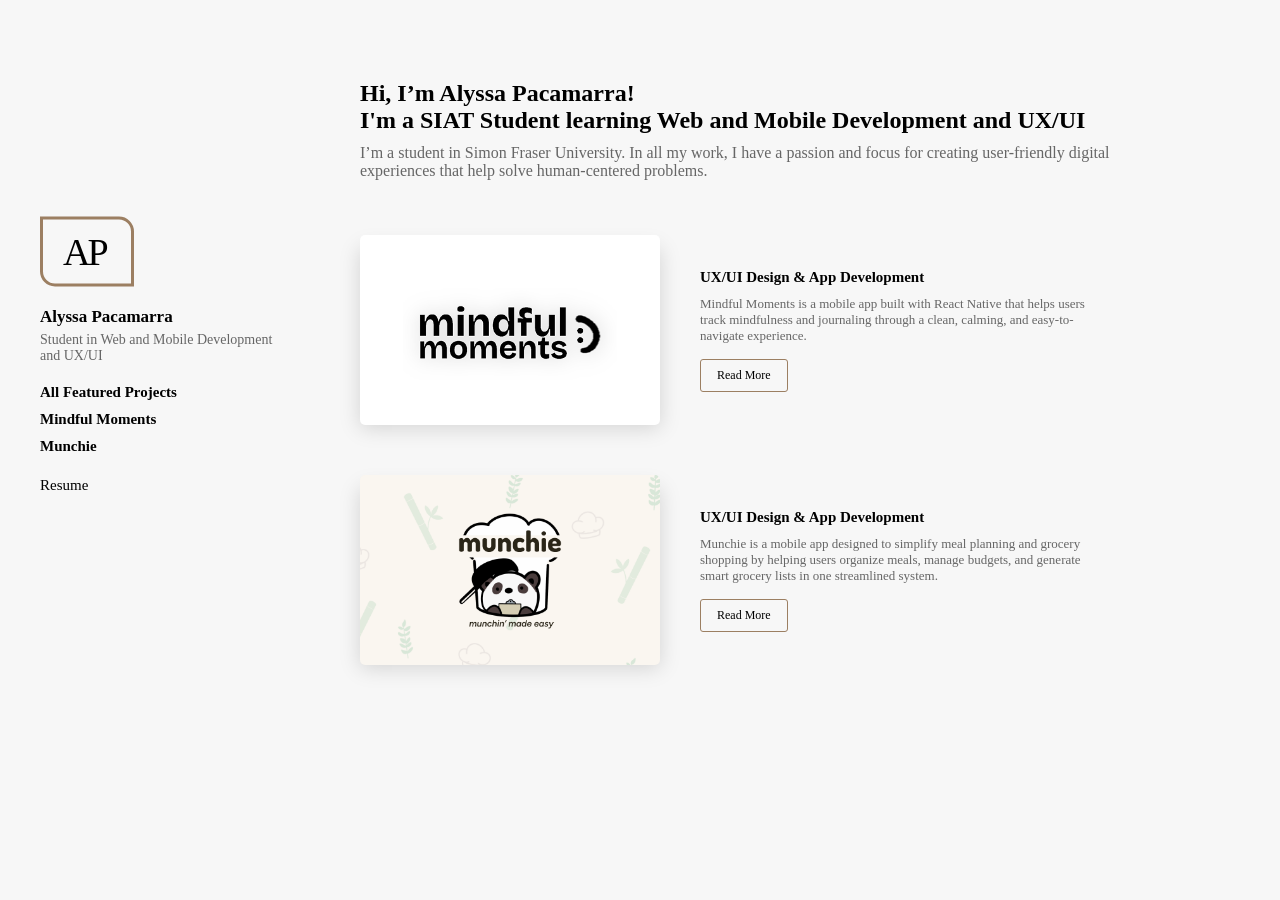
<file: index.html>
<!doctype html>
<html lang="en">
  <head>
    <meta charset="UTF-8" />
    <meta name="viewport" content="width=device-width, initial-scale=1.0" />
    <title>Alyssa Pacamarra</title>

    <link rel="stylesheet" href="styles.css" />
    <link rel="stylesheet" href="layout.css" />
  </head>

  <body>
    <div class="sidebar">
      <a href="index.html" class="logo">AP</a>

      <h3>Alyssa Pacamarra</h3>
      <p>Student in Web and Mobile Development<br />and UX/UI</p>

      <div class="nav-links">
        <a href="index.html" class="main-link">All Featured Projects</a>
        <a href="project1.html" class="main-link">Mindful Moments</a>
        <a href="project2.html" class="main-link">Munchie</a>

        <div class="nav-spacer"></div>

        <!-- <a href="about.html" class="secondary-link">About Me</a> -->
        <a href="Resume_Final.pdf" class="secondary-link" target="_blank">Resume</a>
      </div>
    </div>

    <div class="main">
      <div class="intro">
        <h1>
          Hi, I’m Alyssa Pacamarra!<br />I'm a SIAT Student learning Web and
          Mobile Development and UX/UI
        </h1>
        <p>
          I’m a student in Simon Fraser University. In all my work, I have a
          passion and focus for creating user-friendly digital experiences that
          help solve human-centered problems.
        </p>
      </div>

      <div class="projects">
        <div class="project">
          <div class="project-img">
            <img src="mindfulmoments.png" alt="" />
          </div>

          <div class="project-content">
            <h3>UX/UI Design & App Development</h3>
            <p>
              Mindful Moments is a mobile app built with React Native that helps
              users track mindfulness and journaling through a clean, calming,
              and easy-to-navigate experience.
            </p>
            <a href="project1.html">
              <button class="btn">Read More</button>
            </a>
          </div>
        </div>

        <div class="project">
          <div class="project-img">
            <img src="munchie.png" alt="" />
          </div>

          <div class="project-content">
            <h3>UX/UI Design & App Development</h3>
            <p>
              Munchie is a mobile app designed to simplify meal planning and
              grocery shopping by helping users organize meals, manage budgets,
              and generate smart grocery lists in one streamlined system.
            </p>
            <a href="project2.html">
              <button class="btn">Read More</button>
            </a>
          </div>
        </div>
      </div>
    </div>
  </body>
</html>
</file>
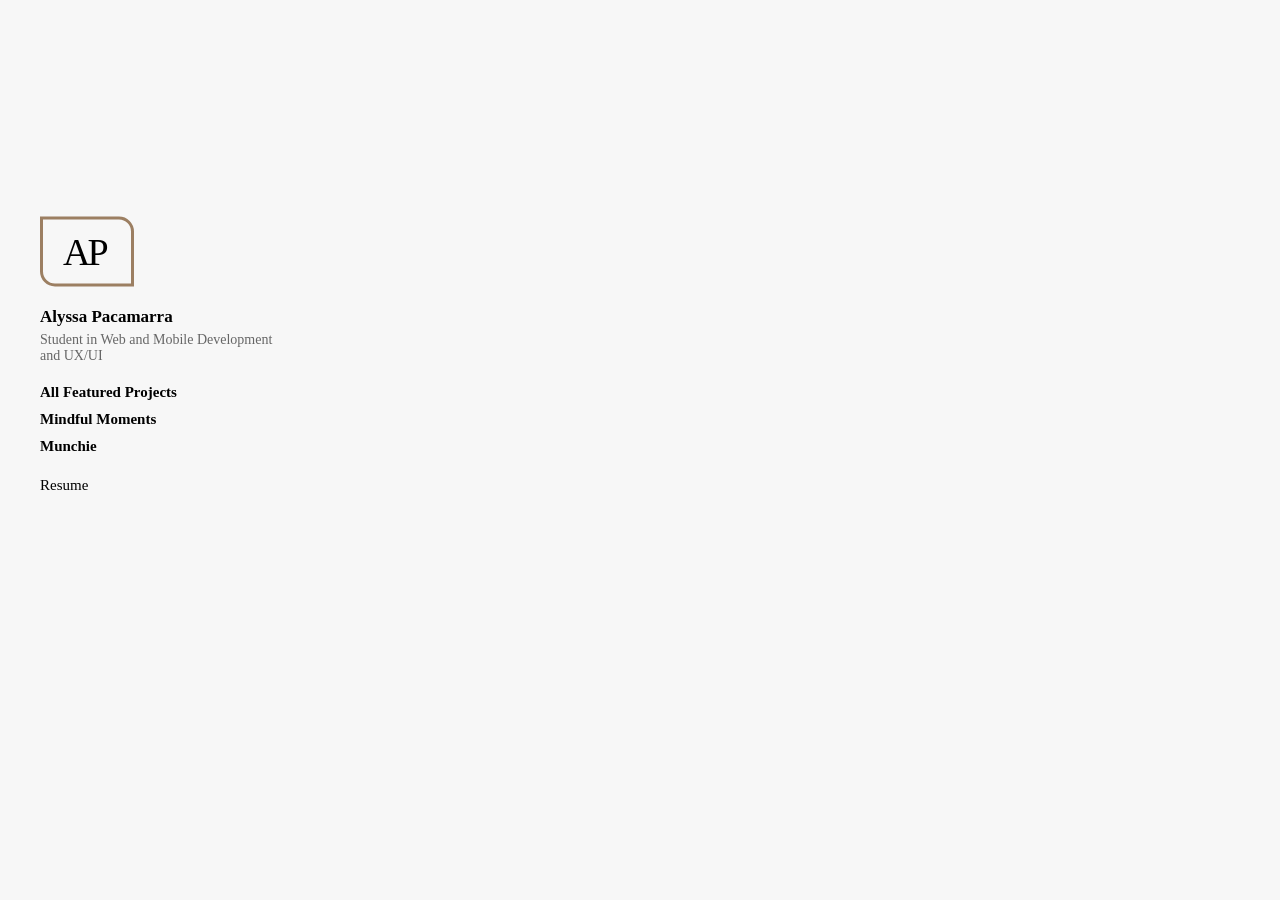
<file: about.html>
<!DOCTYPE html>
<html lang="en">
<head>
  <meta charset="UTF-8">
  <meta name="viewport" content="width=device-width, initial-scale=1.0">
  <title>Mindful Moments</title>

  <link rel="stylesheet" href="styles.css">
  <link rel="stylesheet" href="layout.css">
</head>

<body>

  <!-- SIDEBAR -->
 <div class="sidebar">
    <a href="index.html" class="logo">AP</a>
    
    <h3>Alyssa Pacamarra</h3>
    <p>Student in Web and Mobile Development<br/>and UX/UI</p>

    <div class="nav-links">
      <a href="index.html" class="main-link">All Featured Projects</a>
      <a href="project1.html" class="main-link">Mindful Moments</a>
      <a href="project2.html" class="main-link">Munchie</a>

      <div class="nav-spacer"></div>

      <!-- <a href="about.html" class="secondary-link">About Me</a> -->
      <a href="resume.html" class="secondary-link">Resume</a>
    </div>
    
  </div>

</body>
</html>
</file>
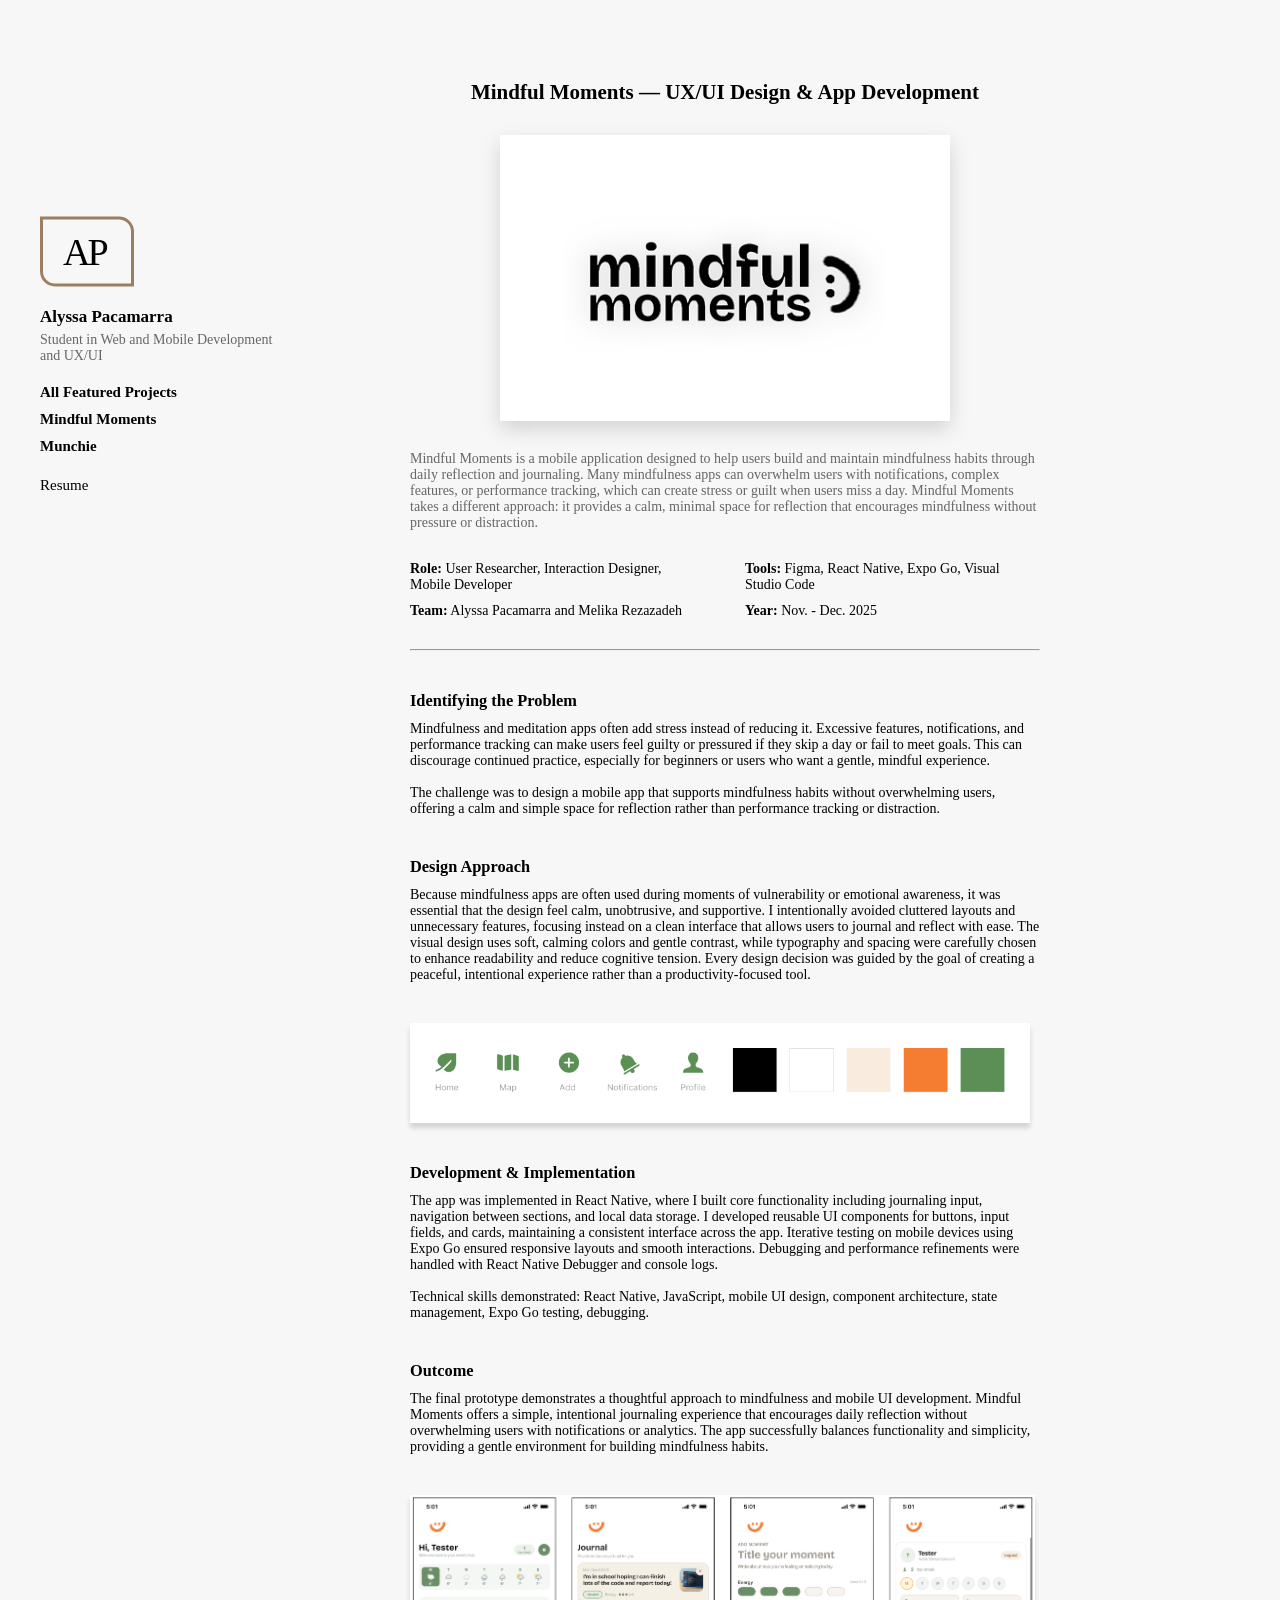
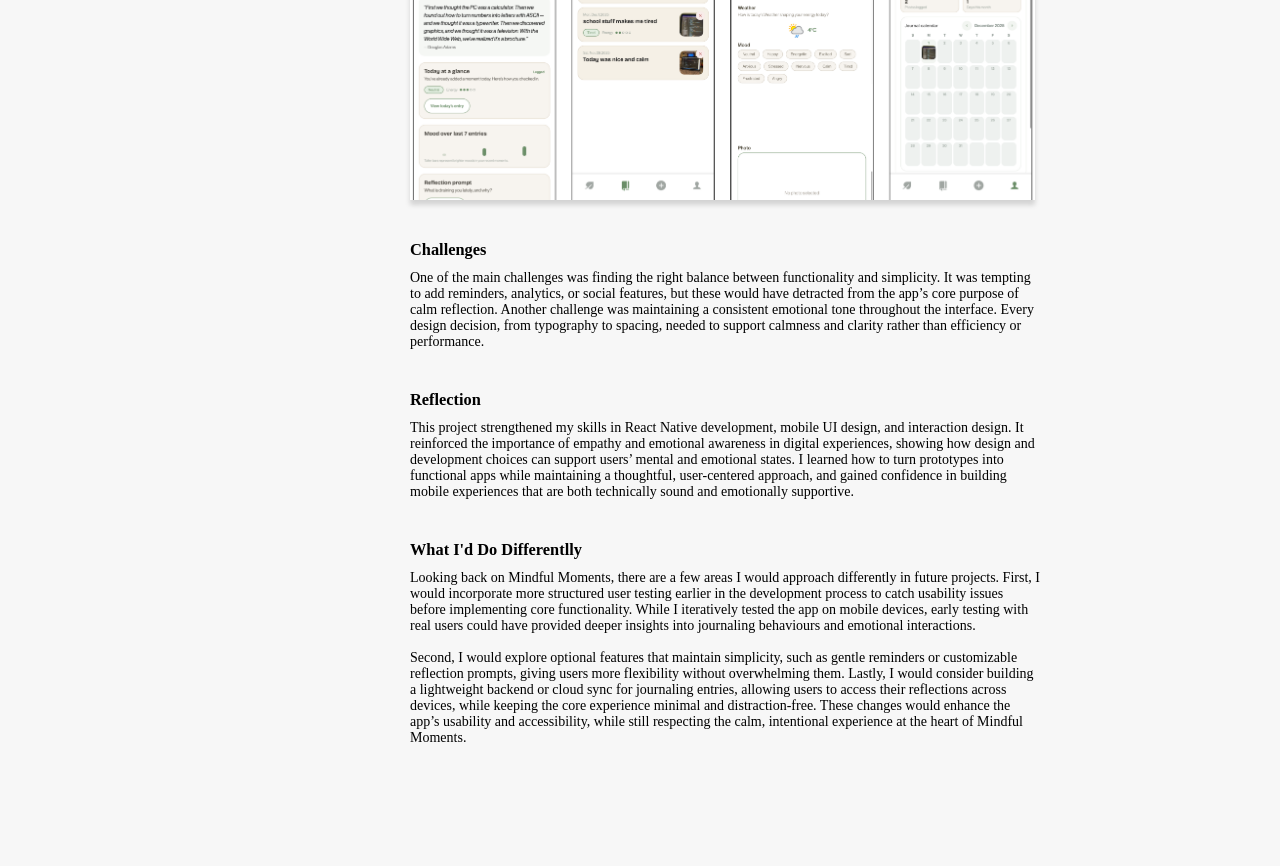
<file: project1.html>
<!DOCTYPE html>
<html lang="en">
<head>
  <meta charset="UTF-8">
  <meta name="viewport" content="width=device-width, initial-scale=1.0">
  <title>Mindful Moments</title>

  <link rel="stylesheet" href="styles.css">
  <link rel="stylesheet" href="layout.css">
</head>

<body>

  <!-- SIDEBAR -->
 <div class="sidebar">
    <a href="index.html" class="logo">AP</a>
    
    <h3>Alyssa Pacamarra</h3>
    <p>Student in Web and Mobile Development<br/>and UX/UI</p>

    <div class="nav-links">
      <a href="index.html" class="main-link">All Featured Projects</a>
      <a href="project1.html" class="main-link">Mindful Moments</a>
      <a href="project2.html" class="main-link">Munchie</a>

      <div class="nav-spacer"></div>

      <!-- <a href="about.html" class="secondary-link">About Me</a> -->
      <a href="Resume_Final.pdf" class="secondary-link" target="_blank">Resume</a>
    </div>
    
  </div>

  <!-- MAIN -->
  <div class="main project-page">

    <h2 class="project-title">Mindful Moments — UX/UI Design & App Development</h2>

    <!-- HERO -->
    <div class="hero">
      <img src="mindfulmoments.png" alt="Mindful Moments">
    </div>

    <!-- DESCRIPTION -->
    <p class="project-desc">
      Mindful Moments is a mobile application designed to help users build 
      and maintain mindfulness habits through daily reflection and journaling. 
      Many mindfulness apps can overwhelm users with notifications, complex 
      features, or performance tracking, which can create stress or guilt 
      when users miss a day. Mindful Moments takes a different approach: it 
      provides a calm, minimal space for reflection that encourages 
      mindfulness without pressure or distraction.
    </p>

    <!-- INFO -->
    <div class="info-grid">
      <div><strong>Role:</strong> User Researcher, Interaction Designer, Mobile Developer</div>
      <div><strong>Tools:</strong> Figma, React Native, Expo Go, Visual</br>Studio Code</div>
      <div><strong>Team:</strong> Alyssa Pacamarra and Melika Rezazadeh</div>
      <div><strong>Year:</strong> Nov. - Dec. 2025</div>
    </div>

    <hr>

    <!-- SECTIONS -->
    <section class="section">
      <h3>Identifying the Problem</h3>
      <p>
        Mindfulness and meditation apps often add stress instead of reducing it. 
        Excessive features, notifications, and performance tracking can make 
        users feel guilty or pressured if they skip a day or fail to meet goals. 
        This can discourage continued practice, especially for beginners or users 
        who want a gentle, mindful experience. 
      </br></br>
        The challenge was to design a mobile app that supports mindfulness habits 
        without overwhelming users, offering a calm and simple space for reflection 
        rather than performance tracking or distraction.
      </p>
    </section>

    <section class="section">
      <h3>Design Approach</h3>
      <p>
        Because mindfulness apps are often used during moments of vulnerability or 
        emotional awareness, it was essential that the design feel calm, unobtrusive, 
        and supportive. I intentionally avoided cluttered layouts and unnecessary 
        features, focusing instead on a clean interface that allows users to journal 
        and reflect with ease. The visual design uses soft, calming colors and gentle 
        contrast, while typography and spacing were carefully chosen to enhance 
        readability and reduce cognitive tension. Every design decision was guided by 
        the goal of creating a peaceful, intentional experience rather than a 
        productivity-focused tool.
      </p>
    </section>

    <!-- IMAGE GRID -->
    <div class="image-grid">
      <div class="img-box small-long">
        <img src="designs.png" alt="MindfulMoments" />
      </div>
      <!-- <div class="img-box large">
        <img src=".png" alt="MindfulMoments" />
      </div> -->
    </div>

    <section class="section">
      <h3>Development & Implementation</h3>
      <p>
        The app was implemented in React Native, where I built core functionality 
        including journaling input, navigation between sections, and local data storage. 
        I developed reusable UI components for buttons, input fields, and cards, 
        maintaining a consistent interface across the app. Iterative testing on mobile 
        devices using Expo Go ensured responsive layouts and smooth interactions. 
        Debugging and performance refinements were handled with React Native Debugger 
        and console logs.
      </br></br>  
        Technical skills demonstrated: React Native, JavaScript, mobile UI design, 
        component architecture, state management, Expo Go testing, debugging.
      </p>
    </section>

    <!-- <div class="image-grid">
      <div class="img-box small-long">
        <img src=".png" alt="MindfulMoments" />
      </div>
      <div class="img-box large">
        <img src=".png" alt="MindfulMoments" />
      </div>
    </div> -->

    <section class="section">
      <h3>Outcome</h3>
      <p>
        The final prototype demonstrates a thoughtful approach to mindfulness and mobile 
        UI development. Mindful Moments offers a simple, intentional journaling experience 
        that encourages daily reflection without overwhelming users with notifications or 
        analytics. The app successfully balances functionality and simplicity, providing a 
        gentle environment for building mindfulness habits.
      </p>
    </section>

    <div class="image-grid">   
      <div class="img-box medium-mm">
        <img src="frames_mm.png" alt="Mindful Moments" />
      </div>
    </div>

    <section class="section">
      <h3>Challenges</h3>
      <p>
        One of the main challenges was finding the right balance between functionality 
        and simplicity. It was tempting to add reminders, analytics, or social features, 
        but these would have detracted from the app’s core purpose of calm reflection. 
        Another challenge was maintaining a consistent emotional tone throughout the 
        interface. Every design decision, from typography to spacing, needed to support 
        calmness and clarity rather than efficiency or performance.
      </p>
    </section>

    <section class="section">
      <h3>Reflection</h3>
      <p>
        This project strengthened my skills in React Native development, mobile UI 
        design, and interaction design. It reinforced the importance of empathy and 
        emotional awareness in digital experiences, showing how design and development 
        choices can support users’ mental and emotional states. I learned how to turn 
        prototypes into functional apps while maintaining a thoughtful, user-centered 
        approach, and gained confidence in building mobile experiences that are both 
        technically sound and emotionally supportive.
      </p>
    </section>

    <section class="section">
      <h3>What I'd Do Differentlly</h3>
      <p>
        Looking back on Mindful Moments, there are a few areas I would approach 
        differently in future projects. First, I would incorporate more structured 
        user testing earlier in the development process to catch usability issues 
        before implementing core functionality. While I iteratively tested the app 
        on mobile devices, early testing with real users could have provided deeper 
        insights into journaling behaviours and emotional interactions.
      </br></br>  
        Second, I would explore optional features that maintain simplicity, such as 
        gentle reminders or customizable reflection prompts, giving users more 
        flexibility without overwhelming them. Lastly, I would consider building a 
        lightweight backend or cloud sync for journaling entries, allowing users to 
        access their reflections across devices, while keeping the core experience 
        minimal and distraction-free. These changes would enhance the app’s usability 
        and accessibility, while still respecting the calm, intentional experience at 
        the heart of Mindful Moments.
      </p>
    </section>

  </div>

</body>
</html>
</file>
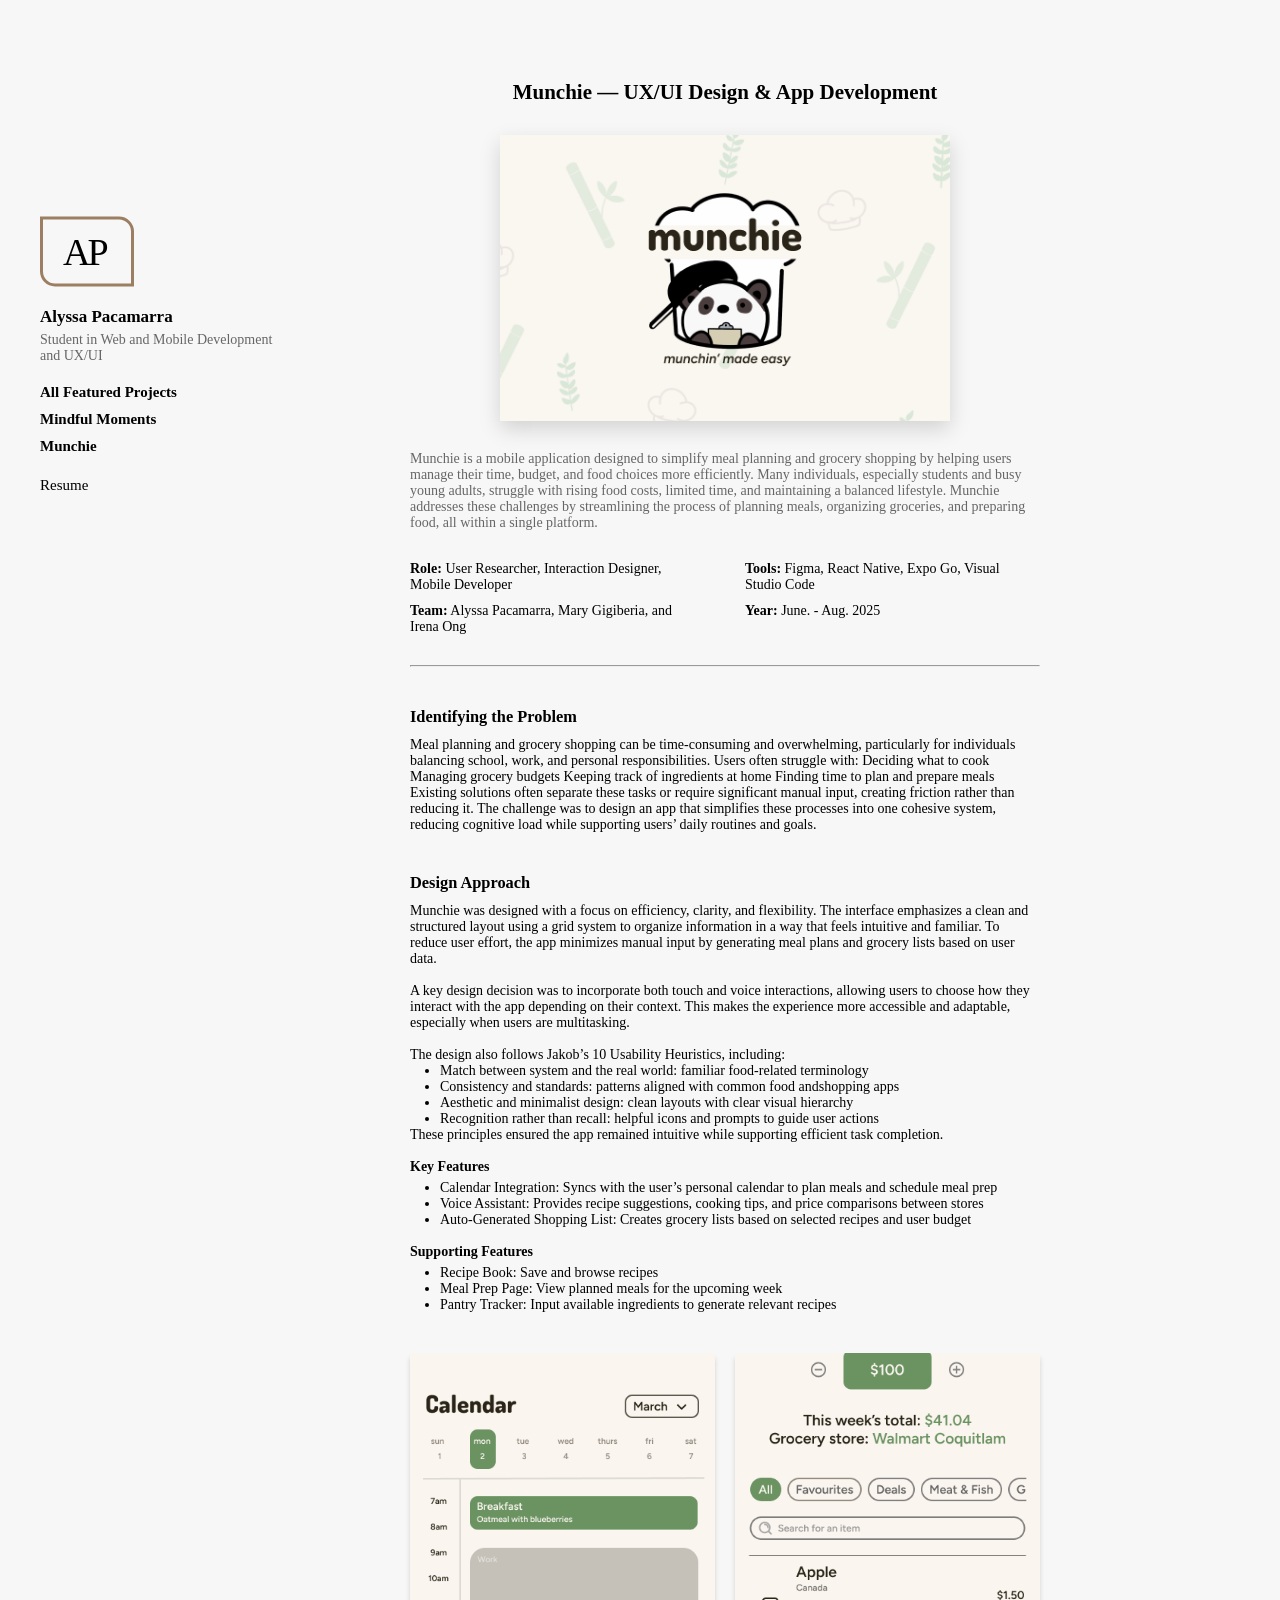
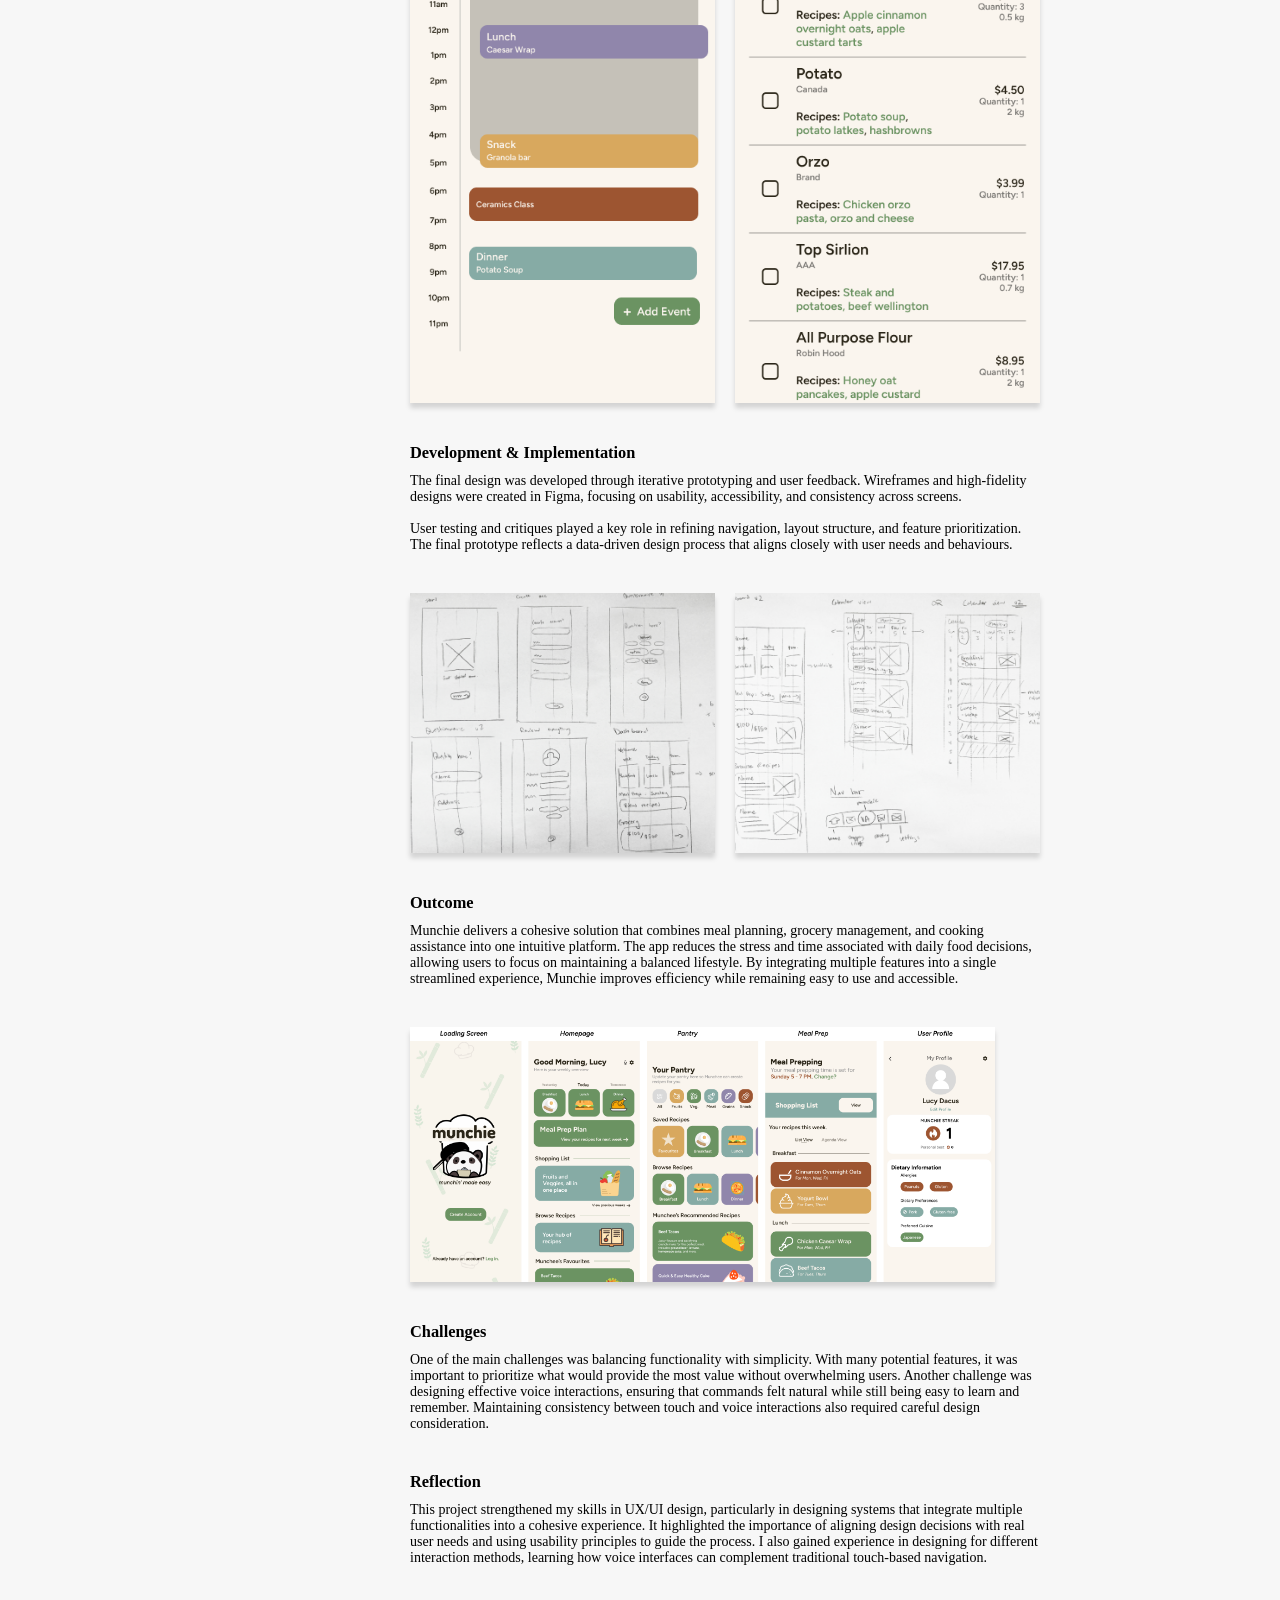
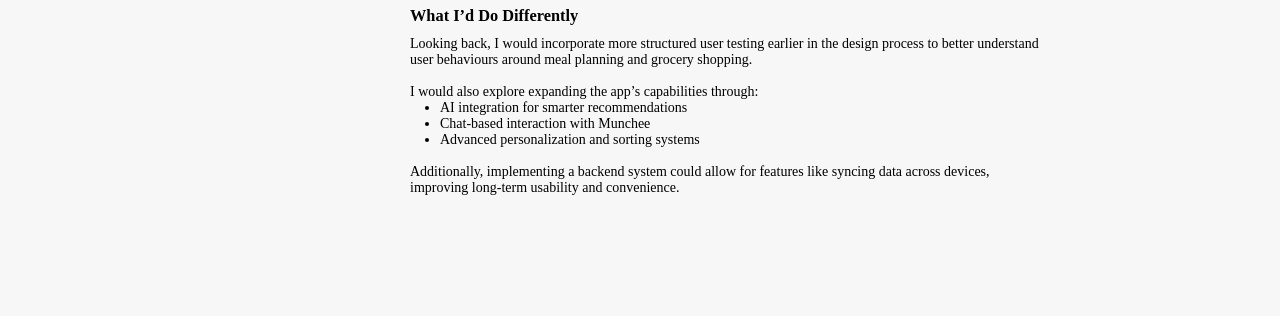
<file: project2.html>
<!doctype html>
<html lang="en">

<head>
  <meta charset="UTF-8" />
  <meta name="viewport" content="width=device-width, initial-scale=1.0" />
  <title>Munchie</title>

  <link rel="stylesheet" href="styles.css" />
  <link rel="stylesheet" href="layout.css" />
</head>

<body>
  <!-- SIDEBAR -->
  <div class="sidebar">
    <a href="index.html" class="logo">AP</a>

    <h3>Alyssa Pacamarra</h3>
    <p>Student in Web and Mobile Development<br />and UX/UI</p>

    <div class="nav-links">
      <a href="index.html" class="main-link">All Featured Projects</a>
      <a href="project1.html" class="main-link">Mindful Moments</a>
      <a href="project2.html" class="main-link">Munchie</a>

      <div class="nav-spacer"></div>

      <!-- <a href="about.html" class="secondary-link">About Me</a> -->
      <a href="Resume_Final.pdf" class="secondary-link" target="_blank">Resume</a>
    </div>
  </div>

  <!-- MAIN -->
  <div class="main project-page">
    <h2 class="project-title">Munchie — UX/UI Design & App Development</h2>

    <!-- HERO -->
    <div class="hero">
      <img src="munchie.png" alt="Munchie" />
    </div>

    <!-- DESCRIPTION -->
    <p class="project-desc">
      Munchie is a mobile application designed to simplify meal planning and grocery shopping by helping users manage
      their time, budget, and food choices more efficiently. Many individuals, especially students and busy young
      adults, struggle with rising food costs, limited time, and maintaining a balanced lifestyle. Munchie addresses
      these challenges by streamlining the process of planning meals, organizing groceries, and preparing food, all
      within a single platform.
    </p>

    <!-- INFO -->
    <div class="info-grid">
      <div><strong>Role:</strong> User Researcher, Interaction Designer, Mobile Developer</div>
      <div><strong>Tools:</strong> Figma, React Native, Expo Go, Visual</br>Studio Code</div>
      <div><strong>Team:</strong> Alyssa Pacamarra, Mary Gigiberia, and</br>Irena Ong</div>
      <div><strong>Year:</strong> June. - Aug. 2025</div>
    </div>

    <hr />

    <!-- SECTIONS -->
    <section class="section">
      <h3>Identifying the Problem</h3>
      <p>
        Meal planning and grocery shopping can be time-consuming and
        overwhelming, particularly for individuals balancing school, work, and
        personal responsibilities. Users often struggle with: Deciding what to
        cook Managing grocery budgets Keeping track of ingredients at home
        Finding time to plan and prepare meals Existing solutions often
        separate these tasks or require significant manual input, creating
        friction rather than reducing it. The challenge was to design an app
        that simplifies these processes into one cohesive system, reducing
        cognitive load while supporting users’ daily routines and goals.
      </p>
    </section>

    <section class="section">
      <h3>Design Approach</h3>
      <p>
        Munchie was designed with a focus on efficiency, clarity, and
        flexibility. The interface emphasizes a clean and structured layout
        using a grid system to organize information in a way that feels
        intuitive and familiar. To reduce user effort, the app minimizes
        manual input by generating meal plans and grocery lists based on user
        data.
      </p>
      <p>
        </br>A key design decision was to incorporate both touch and voice
        interactions, allowing users to choose how they interact with the app
        depending on their context. This makes the experience more accessible
        and adaptable, especially when users are multitasking.
      </p>
      <p>
        </br>The design also follows Jakob’s 10 Usability Heuristics, including:
      <ul>
        <li>Match between system and the real world: familiar food-related terminology</li>
        <li>Consistency and standards: patterns aligned with common food andshopping apps</li>
        <li>Aesthetic and minimalist design: clean layouts with clear visual hierarchy</li>
        <li>Recognition rather than recall: helpful icons and prompts to guide user actions</li>
      </ul>
      </p>

      <p>
        These principles ensured the app
        remained intuitive while supporting efficient task completion.
      </p>

      <h4></br>Key Features</h4>
      <p>
      <ul>
        <li>Calendar Integration: Syncs with the user’s personal calendar to plan
          meals and schedule meal prep</li>
        <li>Voice Assistant: Provides recipe suggestions, cooking tips, and price comparisons between stores</li>
        <li>Auto-Generated Shopping List: Creates grocery lists based on selected recipes and user budget</li>
      </ul>
      </p>

      <h4></br>Supporting Features</h4>
      <p>
      <ul>
        <li>Recipe Book: Save and browse recipes</li>
        <li>Meal Prep Page: View planned meals for the upcoming week</li>
        <li>Pantry Tracker: Input available ingredients to generate relevant recipes</li>
      </ul>
      </p>
    </section>

    <!-- IMAGE GRID -->
    <div class="image-grid">
      <div class="img-box large">
        <img src="calendar.png" alt="Munchie" />
      </div>
      <div class="img-box large">
        <img src="list.png" alt="Munchie" />
      </div>
    </div>

    <section class="section">
      <h3>Development & Implementation</h3>
      <p>
        The final design was developed through iterative prototyping and user feedback. Wireframes and high-fidelity
        designs were created in Figma, focusing on usability, accessibility, and consistency across screens.
        </br></br>User testing and critiques played a key role in refining navigation, layout structure, and feature
        prioritization. The final prototype reflects a data-driven design process that aligns closely with user needs
        and behaviours.

      </p>
    </section>

    <div class="image-grid">
      <div class="img-box small">
        <img src="sketching.png" alt="Munchie" />
      </div>
      <div class="img-box small">
        <img src="sketching2.png" alt="Munchie" />
      </div>
    </div>

    <section class="section">
      <h3>Outcome</h3>
      <p>
        Munchie delivers a cohesive solution that combines meal planning, grocery management, and cooking assistance
        into one intuitive platform. The app reduces the stress and time associated with daily food decisions, allowing
        users to focus on maintaining a balanced lifestyle.
        By integrating multiple features into a single streamlined experience, Munchie improves efficiency
        while remaining easy to use and accessible.
      </p>
    </section>

    <div class="image-grid">
      <div class="img-box medium">
        <img src="frames.png" alt="Munchie" />
      </div>
    </div>

    <section class="section">
      <h3>Challenges</h3>
      <p>
        One of the main challenges was balancing functionality with simplicity. With many potential features, it was
        important to prioritize what would provide the most value without overwhelming users.
        Another challenge was designing effective voice interactions, ensuring that commands felt natural while still
        being easy to learn and remember. Maintaining consistency between touch and voice interactions also required
        careful design consideration.
      </p>
    </section>

    <section class="section">
      <h3>Reflection</h3>
      <p>
        This project strengthened my skills in UX/UI design, particularly in designing systems that integrate multiple
        functionalities into a cohesive experience. It highlighted the importance of aligning design decisions with real
        user needs and using usability principles to guide the process.
        I also gained experience in designing for different interaction methods, learning how voice interfaces can
        complement traditional touch-based navigation.
      </p>
    </section>

    <section class="section">
      <h3>What I’d Do Differently</h3>

      <p>
        Looking back, I would incorporate more structured user testing earlier in the design process to better
        understand user behaviours around meal planning and grocery shopping.
      </p>

      <p></br>I would also explore expanding the app’s capabilities through:</p>
      <ul>
        <li>AI integration for smarter recommendations</li>
        <li>Chat-based interaction with Munchee</li>
        <li>Advanced personalization and sorting systems</li>
      </ul>

      <p>
        </br>Additionally, implementing a backend system could allow for features like syncing data across devices,
        improving
        long-term usability and convenience.
      </p>
    </section>

  </div>
</body>

</html>
</file>
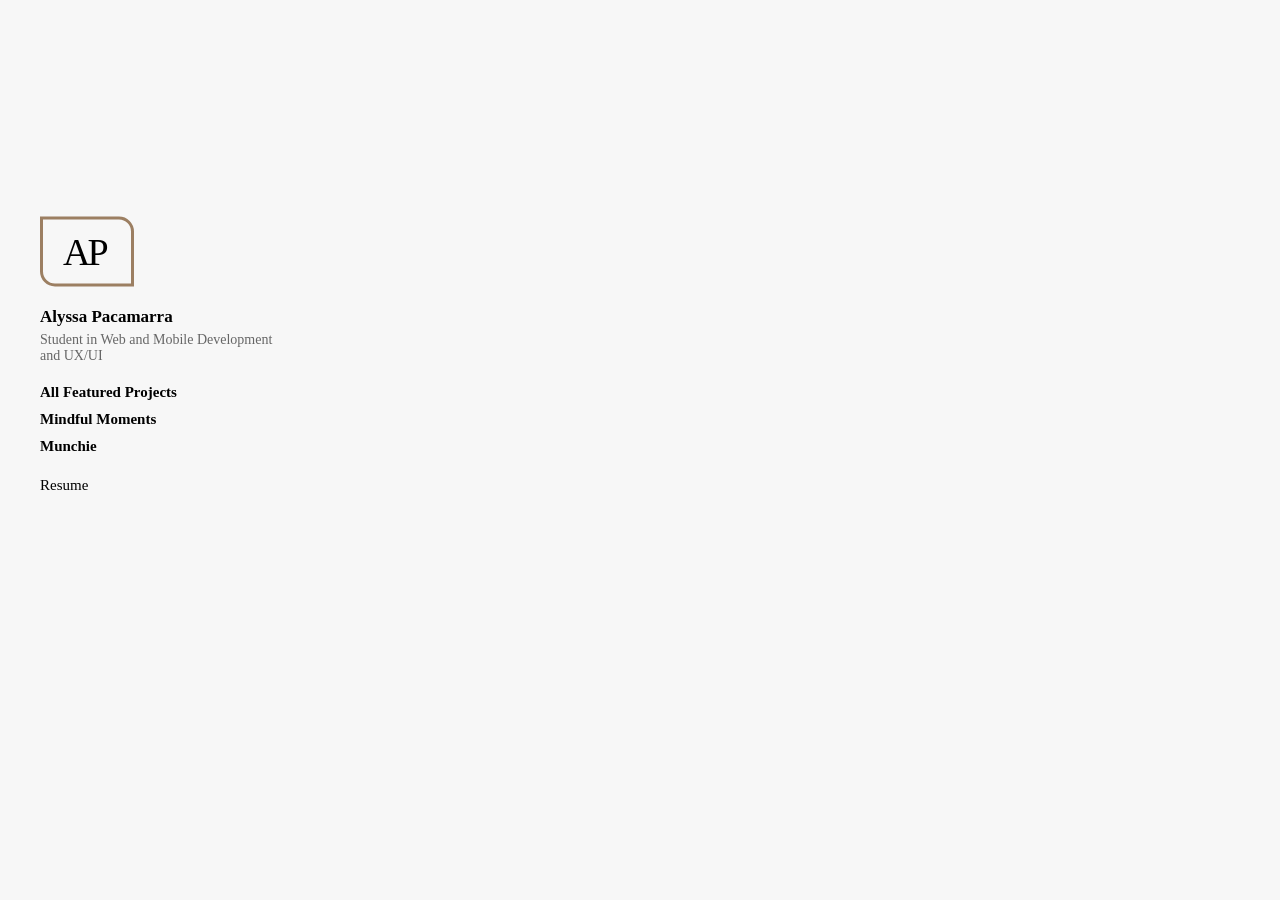
<file: resume.html>
<!DOCTYPE html>
<html lang="en">
<head>
  <meta charset="UTF-8">
  <meta name="viewport" content="width=device-width, initial-scale=1.0">
  <title>Resume</title>

  <link rel="stylesheet" href="styles.css">
  <link rel="stylesheet" href="layout.css">
</head>

<body>

  <!-- SIDEBAR -->
 <div class="sidebar">
    <a href="index.html" class="logo">AP</a>
    
    <h3>Alyssa Pacamarra</h3>
    <p>Student in Web and Mobile Development<br/>and UX/UI</p>

    <div class="nav-links">
      <a href="index.html" class="main-link">All Featured Projects</a>
      <a href="project1.html" class="main-link">Mindful Moments</a>
      <a href="project2.html" class="main-link">Munchie</a>

      <div class="nav-spacer"></div>

      <!-- <a href="about.html" class="secondary-link">About Me</a> -->
      <a href="resume.html" class="secondary-link">Resume</a>
    </div>
  </div>

  <div class="resume">
      <!-- <img src="resume.png" alt="Resume"> -->
  </div>

</body>

</html>
</file>
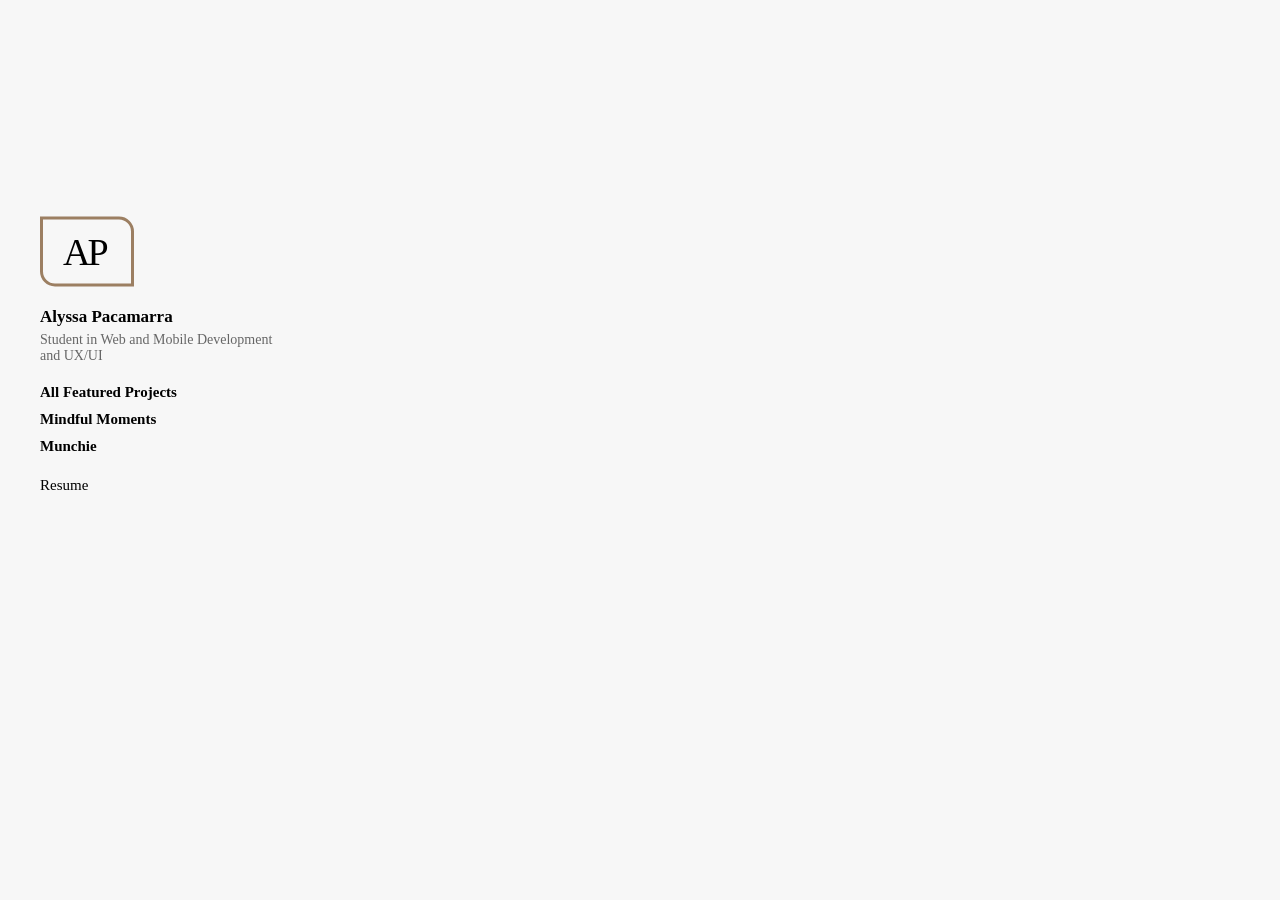
<file: template.html>
<!DOCTYPE html>
<html lang="en">
<head>
  <meta charset="UTF-8">
  <meta name="viewport" content="width=device-width, initial-scale=1.0">
  <title>Template</title>

  <link rel="stylesheet" href="styles.css">
  <link rel="stylesheet" href="layout.css">
</head>

<body>

  <!-- SIDEBAR -->
 <div class="sidebar">
    <a href="index.html" class="logo">AP</a>
    
    <h3>Alyssa Pacamarra</h3>
    <p>Student in Web and Mobile Development<br/>and UX/UI</p>

    <div class="nav-links">
      <a href="index.html" class="main-link">All Featured Projects</a>
      <a href="project1.html" class="main-link">Mindful Moments</a>
      <a href="project2.html" class="main-link">Munchie</a>

      <div class="nav-spacer"></div>

      <!-- <a href="about.html" class="secondary-link">About Me</a> -->
      <a href="resume.html" class="secondary-link">Resume</a>
    </div>
    
  </div>

</body>
</html>
</file>
<file: styles.css>
* {
  margin: 0;
  padding: 0;
  box-sizing: border-box;
  font-family: 'Times New Roman', Times, serif, sans-serif;
}

body {
  display: flex;
  background: #f7f7f7;
}

/* SIDEBAR */
.sidebar {
  position: fixed;
  left: 40px;
  top: 40%;
  transform: translateY(-50%);
  width: 300px;
}

.logo {
  font-family: 'Allura', cursive;
  font-size: 38px;
  letter-spacing: -3px;
  border: 3px solid #9C7F62;
  padding: 10px 25px 10px 20px;
  display: inline-block;

  text-align: center;
  margin-bottom: 20px;
  text-decoration: none;
  color: inherit;
  border-radius: 0px 15px 0px 15px;
}

.sidebar h3 {
  font-size: 17px;
  margin-bottom: 5px;
}

.sidebar p {
  font-size: 14px;
  color: #666;
  margin-bottom: 20px;
}

.nav-links a {
  color: black;
  text-decoration: none;
  display: block;
  margin: 10px 0;
  font-size: 15px;
}

.nav-links a:hover {
  color: #9C7F62;
}

.main-link {
  font-weight: 700;
  color: #9C7F62;
}

.secondary-link {
  font-weight: 400;
  color: black;
}

.nav-spacer {
  height: 2px;
}

/* MAIN */
.main {
  margin-left: 300px;
  padding: 80px 60px;
  width: 100%;
}

.intro h1 {
  font-size: 24px;
  margin-bottom: 10px;
}

.intro p {
  color: #666;
  max-width: 750px;
  margin-bottom: 60px;
}

/* PROJECTS */
.project {
  align-items: center;
  margin-bottom: 60px;
  gap: 40px;
}

.project-title {
  display: flex;
  align-items: center;     
  justify-content: center; 
}

.project-img {
  width: 300px;
  height: 180px;
  background: #eaeaea;
  display: flex;
  align-items: center;
  justify-content: center;
  box-shadow: 0 8px 20px rgba(0, 0, 0, 0.15);
}

.project-img img {
  max-width: 100%;
  border-radius: 5px;

}

.project-content h3 {
  font-size: 15px;
  margin-bottom: 10px;
}

.project-content p {
  font-size: 13px;
  color: #666;
  margin-bottom: 15px;
  max-width: 400px;
}

.btn {
  border: 1px solid #9C7F62;
  border-radius: 3px;
  padding: 8px 16px;
  font-size: 12px;
  background: none;
  cursor: pointer;
  transition: 0.2s;
}

.btn:hover {
  background: #9C7F62;
  color: white;
}

/* PROJECT PAGE */
.project-page {
  max-width: 750px;
  margin-left: 25em;
  font-size: 14px;
}

.project-page h4 {
  padding-bottom: 5px;
}

.hero {
  margin: 30px 0;
  display: flex;
  justify-content: center;
}

.hero img {
  width: 450px;
  box-shadow: 0 8px 20px rgba(0, 0, 0, 0.15);
}

.project-desc {
  max-width: 700px;
  margin: 20px 0;
  color: #666;
}

.section {
  margin: 40px 0;
  max-width: 700px;
}

.section h3 {
  margin-bottom: 10px;
}

/* RESUME PAGE */
.resume img {
  margin-left: 30em;
  width: 600px;
}

.img-box {
  background: #ddd;
  height: 250px;
  display: flex;
  align-items: center;
  justify-content: center;
  overflow: hidden;
  box-shadow: 0px 5px 5px rgba(0, 0, 0, 0.15);
}

.img-box img {
  width: 100%;
  height: 100%;
  object-fit: cover;
}

.img-box.small {
  height: 260px;  
  grid-column: auto;
}

.img-box.small-long {
  height: 100px;
  width: 620px;
}

.img-box.medium {
  height: 255px;
  width: 585px;  
  grid-column: auto;
}

.img-box.medium-mm {
  height: 305px;
  width: 625px;  
  grid-column: auto;
}

.img-box.large {
  height: 650px;  
  grid-column: auto;
}

ul {
  margin-left: 30px;
}
</file>
<file: layout.css>
/* PROJECT ROW */
.project {
  display: flex;
}

/* INFO GRID */
.info-grid {
  display: grid;
  grid-template-columns: 1fr 1fr;
  gap: 10px 40px;
  margin: 30px 0;
  font-size: 14px;
}

/* IMAGE GRID */
.image-grid {
  display: grid;
  grid-template-columns: 1fr 1fr;
  gap: 20px;
  margin: 30px 0;
}

.img-box {
  height: 150px;
}

/* HERO CENTERING */
.hero {
  display: flex;
  justify-content: center;
}
</file>
